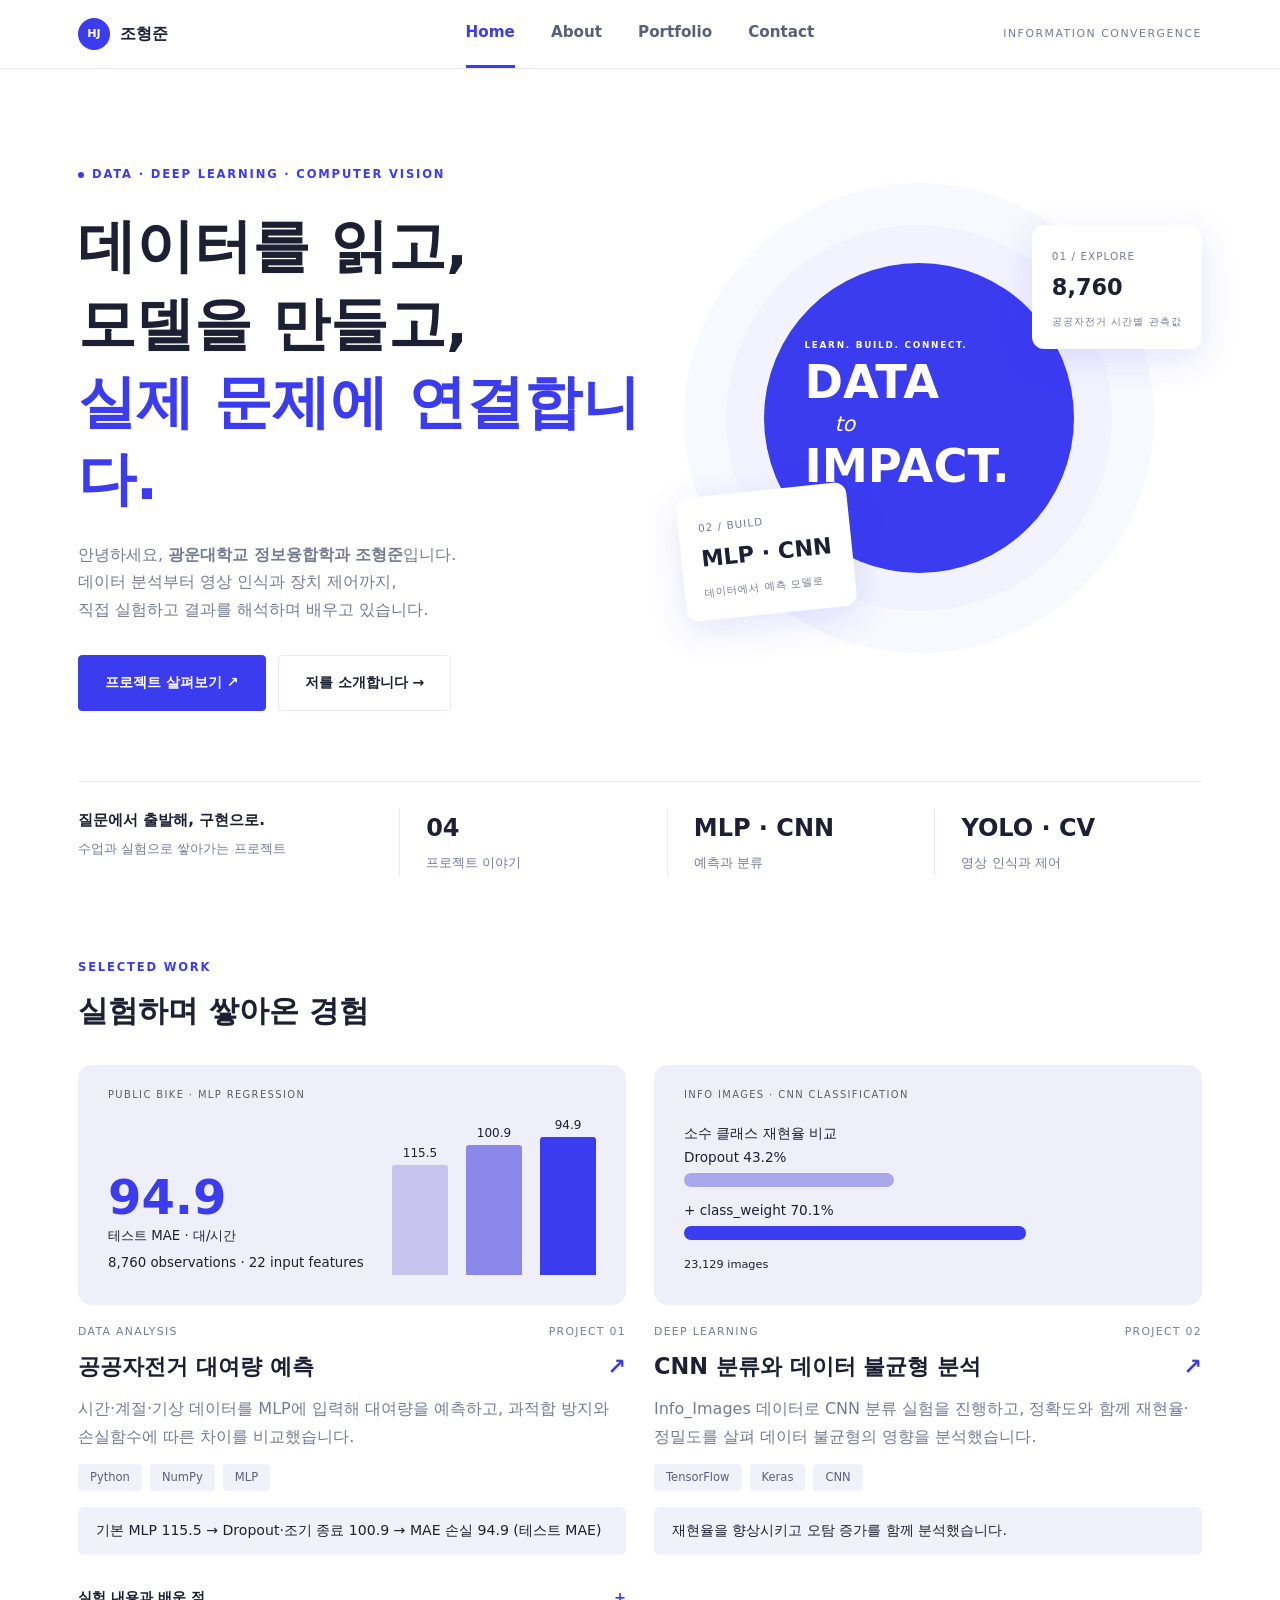
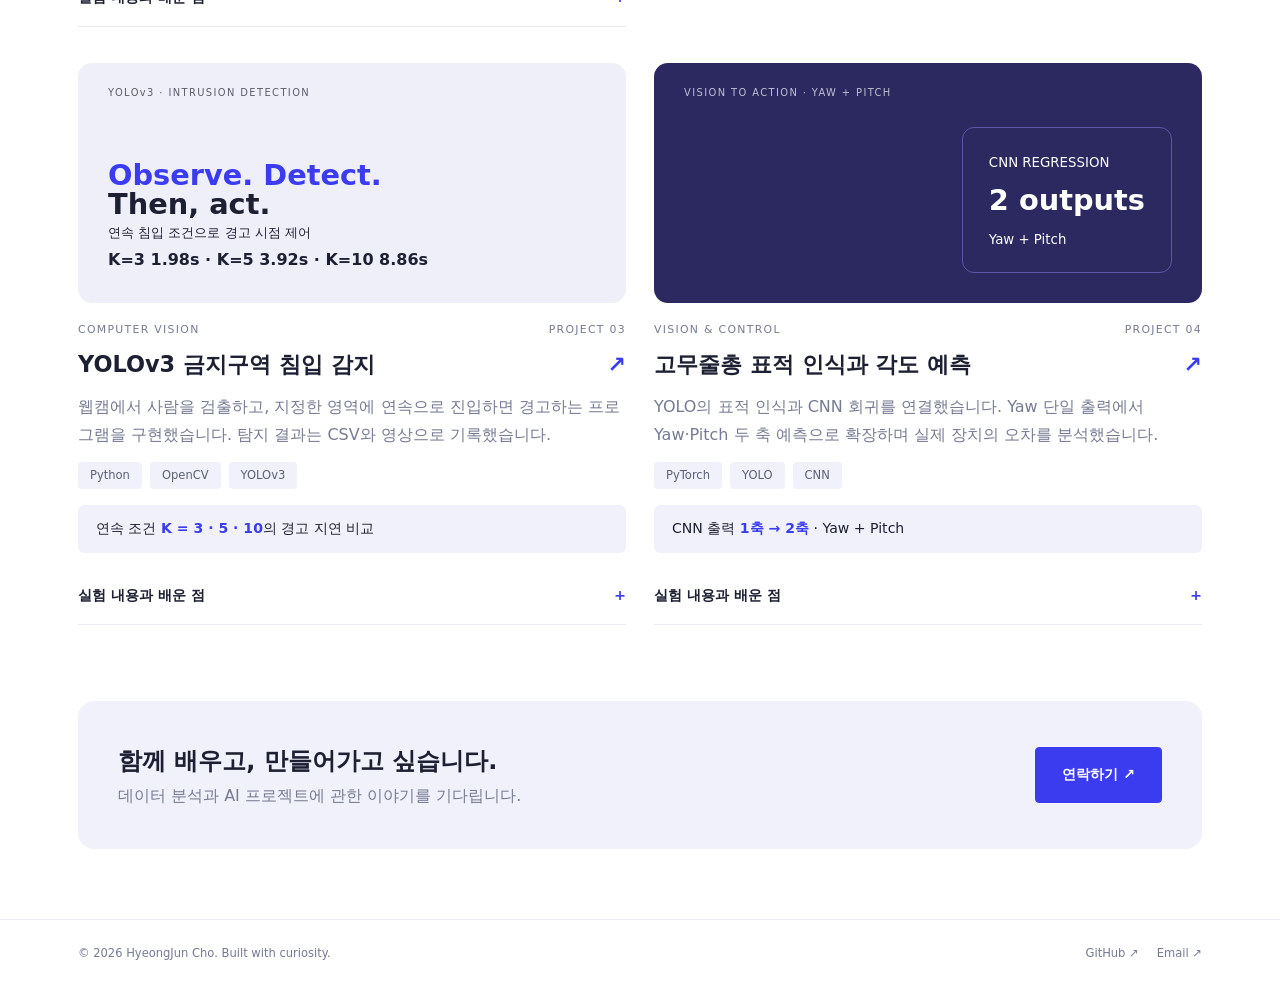
<file: index.html>
<!DOCTYPE html>
<html lang="ko">
<head>
<meta charset="UTF-8" />
<meta name="viewport" content="width=device-width, initial-scale=1.0"/>
<title>Home | 조형준</title>
<link rel="stylesheet" href="style.css">
</head>
<body>
<nav><div class="wrap">
<a class="brand" href="index.html"><b>HJ</b>조형준</a>
<div class="links">
<a href="index.html">Home</a>
<a href="about.html">About</a>
<a href="portfolio.html">Portfolio</a>
<a href="contact.html">Contact</a>
</div>
<span class="tagr">INFORMATION CONVERGENCE</span>
</div></nav>
<main class="wrap">
<section class="hero">
<div><span class="eyebrow dot">Data · Deep Learning · Computer Vision</span>
<h1>데이터를 읽고,<br>모델을 만들고,<br><em>실제 문제에 연결합니다.</em></h1>
<p>안녕하세요, <b>광운대학교 정보융합학과 조형준</b>입니다.<br>데이터 분석부터 영상 인식과 장치 제어까지,<br>직접 실험하고 결과를 해석하며 배우고 있습니다.</p>
<div class="btns"><a class="btn fill" href="portfolio.html">프로젝트 살펴보기 ↗</a><a class="btn" href="about.html">저를 소개합니다 →</a></div></div>
<div class="art"><div class="disc"><small>LEARN. BUILD. CONNECT.</small><span>DATA</span><i>to</i><span>IMPACT.</span></div>
<div class="float f1"><small>01 / EXPLORE</small><b>8,760</b><small>공공자전거 시간별 관측값</small></div>
<div class="float f2"><small>02 / BUILD</small><b>MLP · CNN</b><small>데이터에서 예측 모델로</small></div></div>
</section>
<div class="strip"><div><b style="font-size:.95rem">질문에서 출발해, 구현으로.</b><small>수업과 실험으로 쌓아가는 프로젝트</small></div><div><b>04</b><small>프로젝트 이야기</small></div><div><b>MLP · CNN</b><small>예측과 분류</small></div><div><b>YOLO · CV</b><small>영상 인식과 제어</small></div></div>
<section class="sec"><div class="eyebrow">Selected Work</div><h2>실험하며 쌓아온 경험</h2>
<div class="cards"><article class="card reveal" data-cat="data">
<div class="thumb"><span class="lab">PUBLIC BIKE · MLP REGRESSION</span><div><div class="big">94.9</div><small>테스트 MAE · 대/시간</small><br><small>8,760 observations · 22 input features</small></div><div style="display:flex;gap:18px;align-items:flex-end;margin-left:auto"><div class="col" style="height:110px"><em>115.5</em></div><div class="col" style="height:130px;background:#8a88e8"><em>100.9</em></div><div class="col" style="height:138px;background:var(--ac)"><em>94.9</em></div></div></div>
<div class="meta"><span>DATA ANALYSIS</span><span>PROJECT 01</span></div>
<h3>공공자전거 대여량 예측<span>↗</span></h3><p>시간·계절·기상 데이터를 MLP에 입력해 대여량을 예측하고, 과적합 방지와 손실함수에 따른 차이를 비교했습니다.</p><div class="chips"><span>Python</span><span>NumPy</span><span>MLP</span></div><div class="note">기본 MLP 115.5 → Dropout·조기 종료 100.9 → MAE 손실 94.9 (테스트 MAE)</div><details><summary>실험 내용과 배운 점</summary><ul><li>학습 데이터 기준 표준화, 원-핫 인코딩</li><li>MSE · MAE · Huber 비교 후 MAE 손실 선택</li><li>고수요 구간에서 과소예측 경향 확인</li></ul></details>
</article><article class="card reveal" data-cat="data">
<div class="thumb"><span class="lab">INFO IMAGES · CNN CLASSIFICATION</span><div style="width:100%;font-size:.85rem">소수 클래스 재현율 비교<br>Dropout 43.2%<div class="hbar" style="width:43%"></div>+ class_weight 70.1%<div class="hbar" style="width:70%;background:var(--ac)"></div><small>23,129 images</small></div></div>
<div class="meta"><span>DEEP LEARNING</span><span>PROJECT 02</span></div>
<h3>CNN 분류와 데이터 불균형 분석<span>↗</span></h3><p>Info_Images 데이터로 CNN 분류 실험을 진행하고, 정확도와 함께 재현율·정밀도를 살펴 데이터 불균형의 영향을 분석했습니다.</p><div class="chips"><span>TensorFlow</span><span>Keras</span><span>CNN</span></div><div class="note">재현율을 향상시키고 오탐 증가를 함께 분석했습니다.</div>
</article><article class="card reveal" data-cat="vision">
<div class="thumb"><span class="lab">YOLOv3 · INTRUSION DETECTION</span><div><div class="big" style="font-size:1.8rem">Observe. Detect.<br><span style="color:var(--ink)">Then, act.</span></div><small>연속 침입 조건으로 경고 시점 제어</small><br><b>K=3 1.98s · K=5 3.92s · K=10 8.86s</b></div></div>
<div class="meta"><span>COMPUTER VISION</span><span>PROJECT 03</span></div>
<h3>YOLOv3 금지구역 침입 감지<span>↗</span></h3><p>웹캠에서 사람을 검출하고, 지정한 영역에 연속으로 진입하면 경고하는 프로그램을 구현했습니다. 탐지 결과는 CSV와 영상으로 기록했습니다.</p><div class="chips"><span>Python</span><span>OpenCV</span><span>YOLOv3</span></div><div class="note">연속 조건 <b>K = 3 · 5 · 10</b>의 경고 지연 비교</div><details><summary>실험 내용과 배운 점</summary><ul><li>실제 추론 속도 약 1 FPS, 경고 반응 속도의 한계 확인</li><li>K가 클수록 짧은 오검출을 거르지만 경고는 늦어짐</li><li>촬영 1회로 현장 성능을 일반화할 수 없음</li></ul></details>
</article><article class="card reveal" data-cat="vision">
<div class="thumb dark"><span class="lab">VISION TO ACTION · YAW + PITCH</span><div style="margin-left:auto;border:1px solid #5b57a8;border-radius:12px;padding:20px 26px"><small>CNN REGRESSION</small><div style="font-size:1.8rem;font-weight:800">2 outputs</div><small>Yaw + Pitch</small></div></div>
<div class="meta"><span>VISION & CONTROL</span><span>PROJECT 04</span></div>
<h3>고무줄총 표적 인식과 각도 예측<span>↗</span></h3><p>YOLO의 표적 인식과 CNN 회귀를 연결했습니다. Yaw 단일 출력에서 Yaw·Pitch 두 축 예측으로 확장하며 실제 장치의 오차를 분석했습니다.</p><div class="chips"><span>PyTorch</span><span>YOLO</span><span>CNN</span></div><div class="note">CNN 출력 <b>1축 → 2축</b> · Yaw + Pitch</div><details><summary>실험 내용과 배운 점</summary><ul><li>최종 장치 명중률 50%는 실험자 보고값이며 총 시도 수는 기록되지 않음</li></ul></details>
</article></div></section>
<div class="cta"><div><h3>함께 배우고, 만들어가고 싶습니다.</h3><p>데이터 분석과 AI 프로젝트에 관한 이야기를 기다립니다.</p></div><a class="btn fill" href="contact.html">연락하기 ↗</a></div>
</main>
<footer><div class="wrap"><span>&copy; <span id="year"></span> HyeongJun Cho. Built with curiosity.</span><span><a href="https://github.com/Benjamin-jun" target="_blank" rel="noopener">GitHub ↗</a><a href="mailto:qkqh0430@gmail.com">Email ↗</a></span></div></footer>
<script src="script.js"></script>
</body>
</html>
</file>
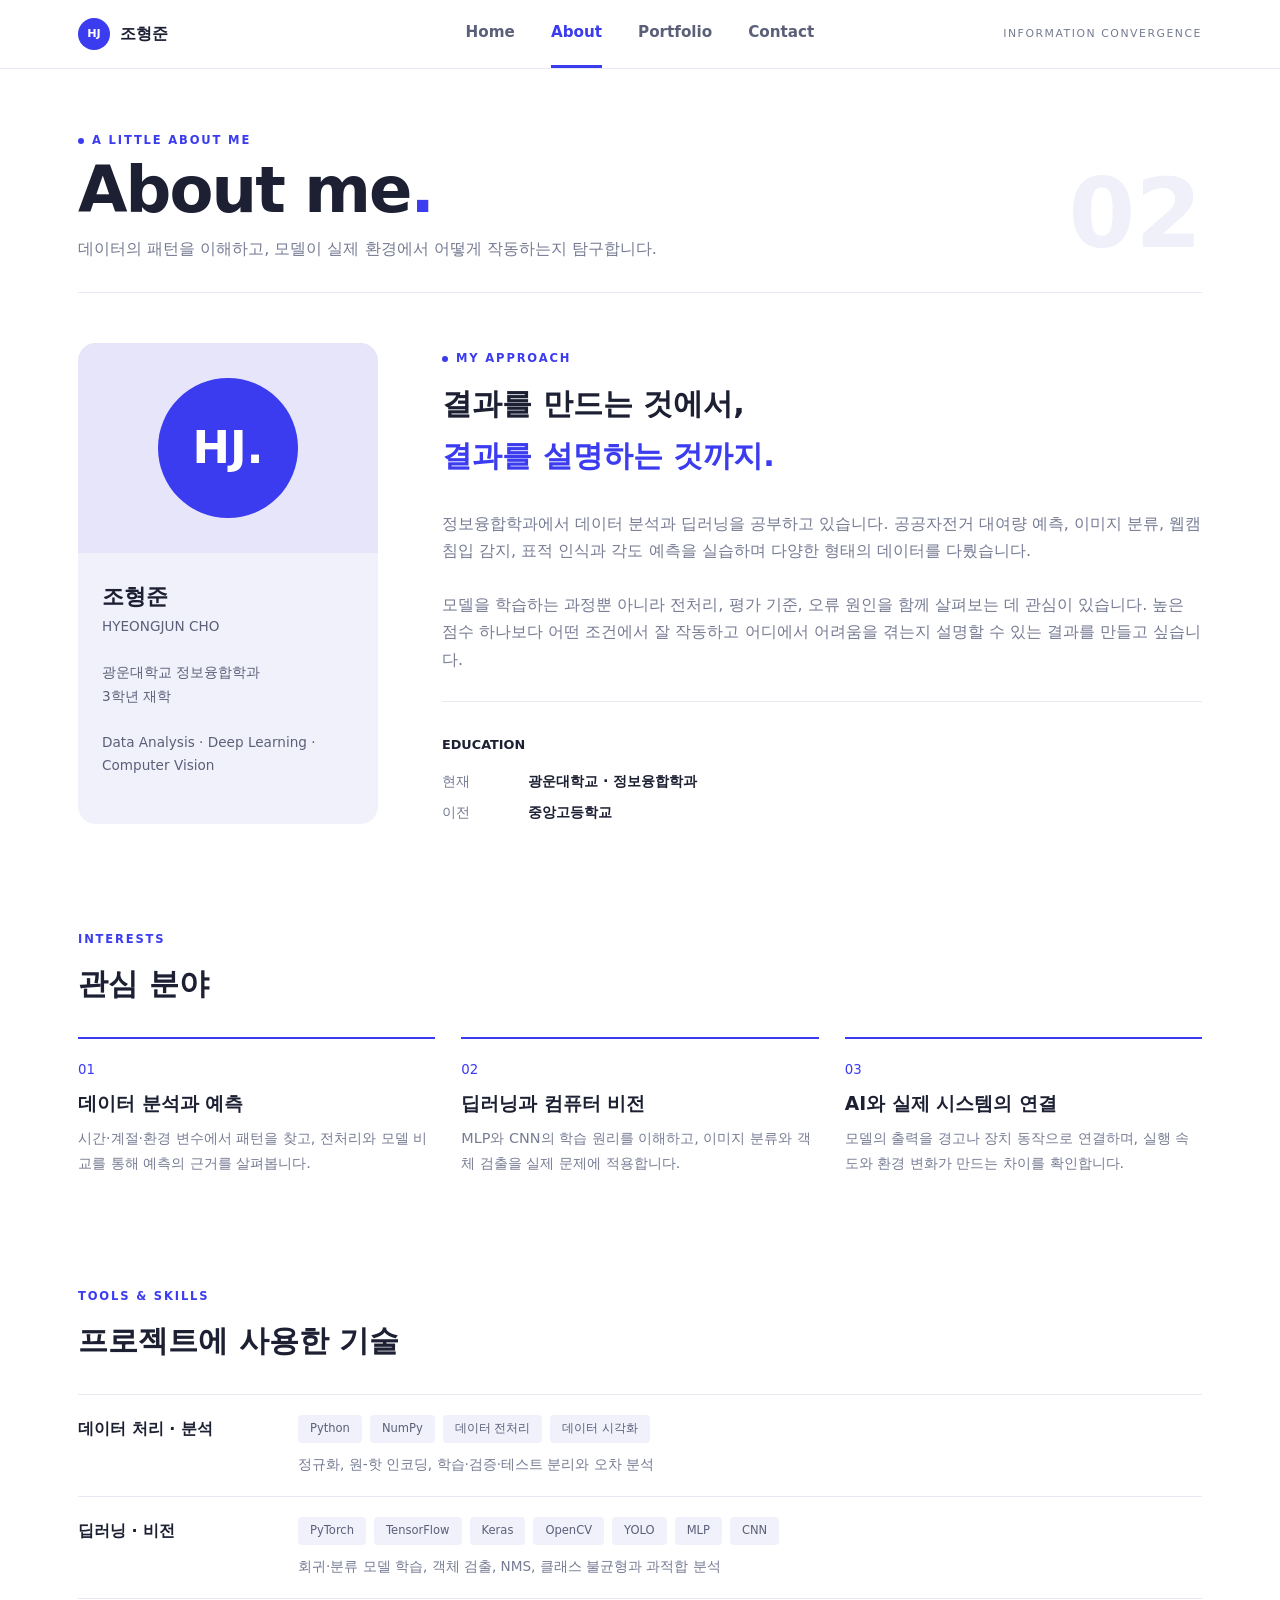
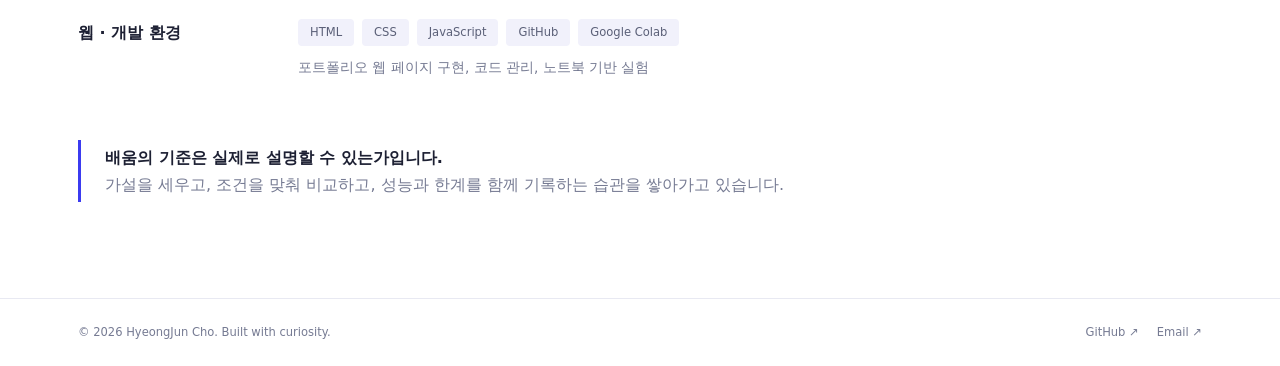
<file: about.html>
<!DOCTYPE html>
<html lang="ko">
<head>
<meta charset="UTF-8" />
<meta name="viewport" content="width=device-width, initial-scale=1.0"/>
<title>About | 조형준</title>
<link rel="stylesheet" href="style.css">
</head>
<body>
<nav><div class="wrap">
<a class="brand" href="index.html"><b>HJ</b>조형준</a>
<div class="links">
<a href="index.html">Home</a>
<a href="about.html">About</a>
<a href="portfolio.html">Portfolio</a>
<a href="contact.html">Contact</a>
</div>
<span class="tagr">INFORMATION CONVERGENCE</span>
</div></nav>
<main class="wrap">
<div class="pagehead"><div><span class="eyebrow dot">A little about me</span><h1>About me</h1><p>데이터의 패턴을 이해하고, 모델이 실제 환경에서 어떻게 작동하는지 탐구합니다.</p></div><div class="ghost">02</div></div>
<section class="about reveal">
<aside class="profile"><div class="top"><b>HJ.</b></div><div class="bd"><h3>조형준</h3>HYEONGJUN CHO<br><br>광운대학교 정보융합학과<br>3학년 재학<br><br>Data Analysis · Deep Learning · Computer Vision</div></aside>
<div><span class="eyebrow dot">My approach</span><h2>결과를 만드는 것에서,<br><span style="color:var(--ac)">결과를 설명하는 것까지.</span></h2>
<p style="color:var(--mute)">정보융합학과에서 데이터 분석과 딥러닝을 공부하고 있습니다. 공공자전거 대여량 예측, 이미지 분류, 웹캠 침입 감지, 표적 인식과 각도 예측을 실습하며 다양한 형태의 데이터를 다뤘습니다.</p><br>
<p style="color:var(--mute)">모델을 학습하는 과정뿐 아니라 전처리, 평가 기준, 오류 원인을 함께 살펴보는 데 관심이 있습니다. 높은 점수 하나보다 어떤 조건에서 잘 작동하고 어디에서 어려움을 겪는지 설명할 수 있는 결과를 만들고 싶습니다.</p>
<hr style="border:0;border-top:1px solid var(--line);margin:28px 0"><b style="font-size:.8rem">EDUCATION</b>
<div class="edu"><span>현재</span><b>광운대학교 · 정보융합학과</b><span>이전</span><b>중앙고등학교</b></div></div>
</section>
<section class="sec reveal"><div class="eyebrow">Interests</div><h2>관심 분야</h2>
<div class="trio"><div><small>01</small><h3>데이터 분석과 예측</h3><p>시간·계절·환경 변수에서 패턴을 찾고, 전처리와 모델 비교를 통해 예측의 근거를 살펴봅니다.</p></div>
<div><small>02</small><h3>딥러닝과 컴퓨터 비전</h3><p>MLP와 CNN의 학습 원리를 이해하고, 이미지 분류와 객체 검출을 실제 문제에 적용합니다.</p></div>
<div><small>03</small><h3>AI와 실제 시스템의 연결</h3><p>모델의 출력을 경고나 장치 동작으로 연결하며, 실행 속도와 환경 변화가 만드는 차이를 확인합니다.</p></div></div></section>
<section class="sec reveal"><div class="eyebrow">Tools &amp; Skills</div><h2>프로젝트에 사용한 기술</h2>
<div class="row"><b>데이터 처리 · 분석</b><div><div class="chips"><span>Python</span><span>NumPy</span><span>데이터 전처리</span><span>데이터 시각화</span></div><p>정규화, 원-핫 인코딩, 학습·검증·테스트 분리와 오차 분석</p></div></div>
<div class="row"><b>딥러닝 · 비전</b><div><div class="chips"><span>PyTorch</span><span>TensorFlow</span><span>Keras</span><span>OpenCV</span><span>YOLO</span><span>MLP</span><span>CNN</span></div><p>회귀·분류 모델 학습, 객체 검출, NMS, 클래스 불균형과 과적합 분석</p></div></div>
<div class="row"><b>웹 · 개발 환경</b><div><div class="chips"><span>HTML</span><span>CSS</span><span>JavaScript</span><span>GitHub</span><span>Google Colab</span></div><p>포트폴리오 웹 페이지 구현, 코드 관리, 노트북 기반 실험</p></div></div>
<div class="quote"><b>배움의 기준은 실제로 설명할 수 있는가입니다.</b><p style="color:var(--mute)">가설을 세우고, 조건을 맞춰 비교하고, 성능과 한계를 함께 기록하는 습관을 쌓아가고 있습니다.</p></div></section>
</main>
<footer><div class="wrap"><span>&copy; <span id="year"></span> HyeongJun Cho. Built with curiosity.</span><span><a href="https://github.com/Benjamin-jun" target="_blank" rel="noopener">GitHub ↗</a><a href="mailto:qkqh0430@gmail.com">Email ↗</a></span></div></footer>
<script src="script.js"></script>
</body>
</html>
</file>
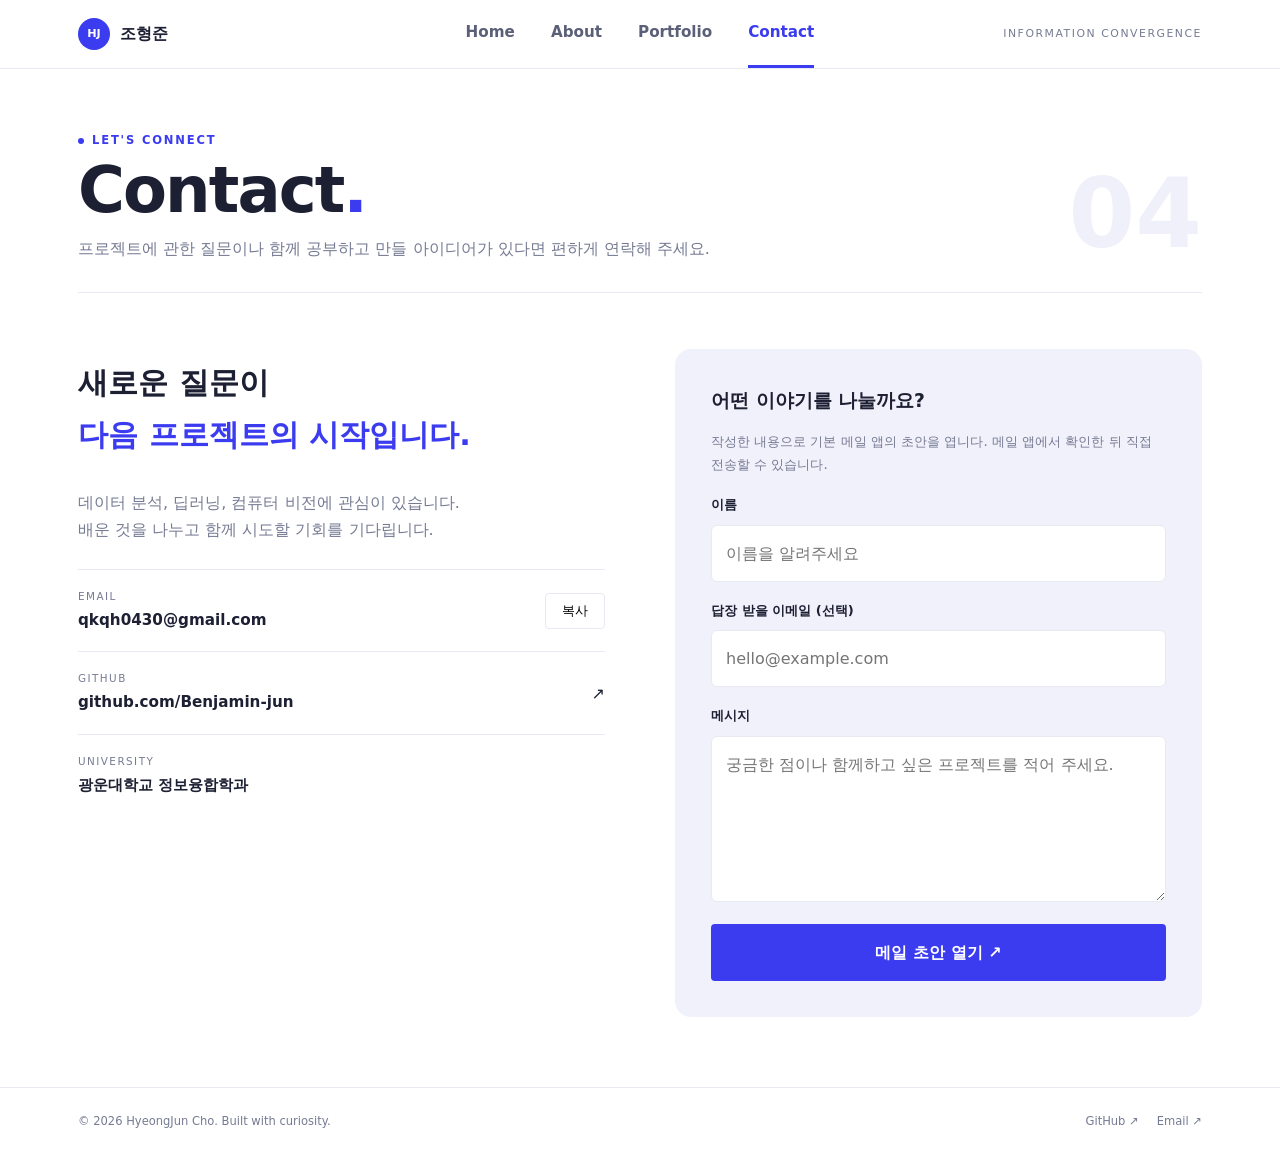
<file: contact.html>
<!DOCTYPE html>
<html lang="ko">
<head>
<meta charset="UTF-8" />
<meta name="viewport" content="width=device-width, initial-scale=1.0"/>
<title>Contact | 조형준</title>
<link rel="stylesheet" href="style.css">
</head>
<body>
<nav><div class="wrap">
<a class="brand" href="index.html"><b>HJ</b>조형준</a>
<div class="links">
<a href="index.html">Home</a>
<a href="about.html">About</a>
<a href="portfolio.html">Portfolio</a>
<a href="contact.html">Contact</a>
</div>
<span class="tagr">INFORMATION CONVERGENCE</span>
</div></nav>
<main class="wrap">
<div class="pagehead"><div><span class="eyebrow dot">Let's connect</span><h1>Contact</h1><p>프로젝트에 관한 질문이나 함께 공부하고 만들 아이디어가 있다면 편하게 연락해 주세요.</p></div><div class="ghost">04</div></div>
<section class="contact">
<div><h2>새로운 질문이<br><span style="color:var(--ac)">다음 프로젝트의 시작입니다.</span></h2><p style="color:var(--mute);margin-bottom:26px">데이터 분석, 딥러닝, 컴퓨터 비전에 관심이 있습니다.<br>배운 것을 나누고 함께 시도할 기회를 기다립니다.</p>
<div class="info"><div><span><small>EMAIL</small><b>qkqh0430@gmail.com</b></span><button id="copy" type="button">복사</button></div>
<div><span><small>GITHUB</small><b>github.com/Benjamin-jun</b></span><a href="https://github.com/Benjamin-jun" target="_blank" rel="noopener">↗</a></div>
<div><span><small>UNIVERSITY</small><b>광운대학교 정보융합학과</b></span></div></div></div>
<form id="mail"><h3>어떤 이야기를 나눌까요?</h3><small>작성한 내용으로 기본 메일 앱의 초안을 엽니다. 메일 앱에서 확인한 뒤 직접 전송할 수 있습니다.</small>
<label>이름</label><input required placeholder="이름을 알려주세요">
<label>답장 받을 이메일 (선택)</label><input type="email" placeholder="hello@example.com">
<label>메시지</label><textarea rows="5" required placeholder="궁금한 점이나 함께하고 싶은 프로젝트를 적어 주세요."></textarea>
<button type="submit">메일 초안 열기 ↗</button></form>
</section></main>
<footer><div class="wrap"><span>&copy; <span id="year"></span> HyeongJun Cho. Built with curiosity.</span><span><a href="https://github.com/Benjamin-jun" target="_blank" rel="noopener">GitHub ↗</a><a href="mailto:qkqh0430@gmail.com">Email ↗</a></span></div></footer>
<script src="script.js"></script>
</body>
</html>
</file>
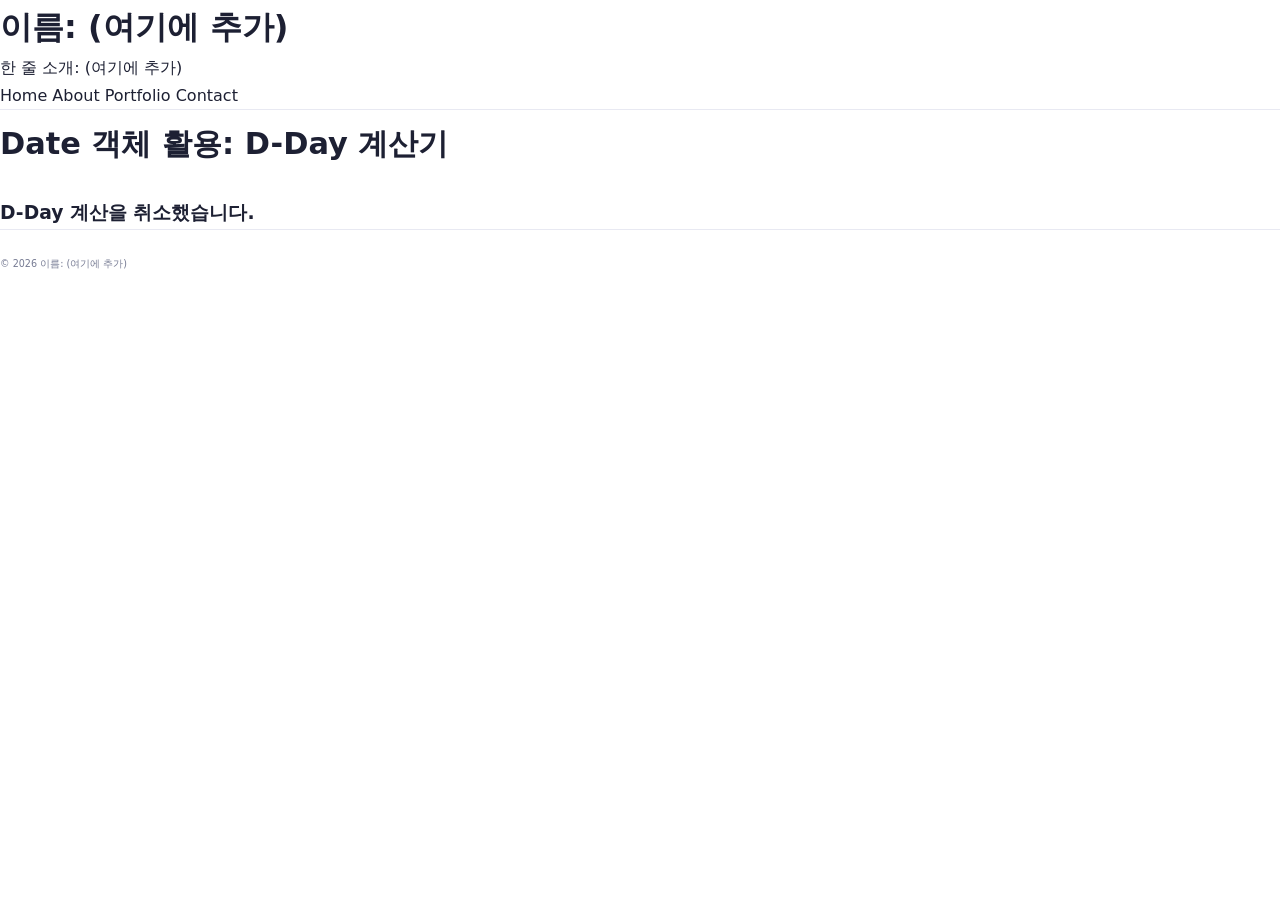
<file: dday_sample.html>
<!DOCTYPE html>
<html lang="ko">
<head>
  <meta charset="UTF-8" />
  <meta name="viewport" content="width=device-width, initial-scale=1.0"/>
  <title>D-Day 계산기 - 인터넷활용 실습</title>
  <link rel="stylesheet" href="style.css">
</head>
<body>
<header>
  <h1>이름: (여기에 추가)</h1>
  <p class="subtitle">한 줄 소개: (여기에 추가)</p>
</header>
<nav>
  <a href="index.html">Home</a>
  <a href="about.html">About</a>
  <a href="portfolio.html">Portfolio</a>
  <a href="contact.html">Contact</a>
</nav>
<main class="container">
<section>
  <h2>Date 객체 활용: D-Day 계산기</h2>
  
  <script>
    // 1. 오늘 날짜 객체 생성
    let now = new Date(); 

    // 2. prompt()로 사용자에게 연, 월, 일 입력받기
    let year = prompt("목표 연도를 입력하세요 (예: 2025)", "2025");
    let month = prompt("목표 월을 입력하세요 (1~12)", "12");
    let day = prompt("목표 일을 입력하세요 (1~31)", "25");

    // 사용자가 '취소'를 누르거나 값을 입력하지 않은 경우
    if (!year || !month || !day) {
      document.write("<h3>D-Day 계산을 취소했습니다.</h3>");
    } else {
      // 3. 입력받은 값으로 목표 날짜 객체 생성
      // Date 객체의 월은 0부터 시작(0=1월)하므로 입력값에서 1을 빼줍니다. 
      let targetDate = new Date(year, month - 1, day); 

      // 4. 날짜 차이 계산 (밀리초 단위)
      // getTime() : 1970년 1월 1일부터 경과된 밀리초 반환 
      let diffMs = targetDate.getTime() - now.getTime();

      // 5. 밀리초(ms)를 일(day) 단위로 변환
      // Math.ceil()은 소수점 올림 (D-Day는 보통 당일을 포함하므로)
      let diffDay = Math.ceil(diffMs / (1000 * 60 * 60 * 24));

      // 6. document.write()로 결과 출력
      document.write("<h3>목표 날짜: " + targetDate.toLocaleString() + "</h3>"); 

      if (diffDay === 0) {
        document.write("<h3> D-Day 입니다!</h3>");
      } else if (diffDay > 0) {
        document.write("<h3> D-" + diffDay + "일 남았습니다.</h3>");
      } else {
        document.write("<h3> D+" + Math.abs(diffDay) + "일 지났습니다.</h3>"); 
      }

      document.write("<hr>");
      document.write("<p>오늘 날짜: " + now.toLocaleString() + "</p>");
      document.write("<p><i>새로고침(F5)을 눌러 다시 계산할 수 있습니다.</i></p>");
    }
  </script>

</section>
</main>
<footer>
  <small>&copy; <span id="year"></span> 이름: (여기에 추가)</small>
</footer>
<script src="script.js"></script>
</body>
</html>
</file>
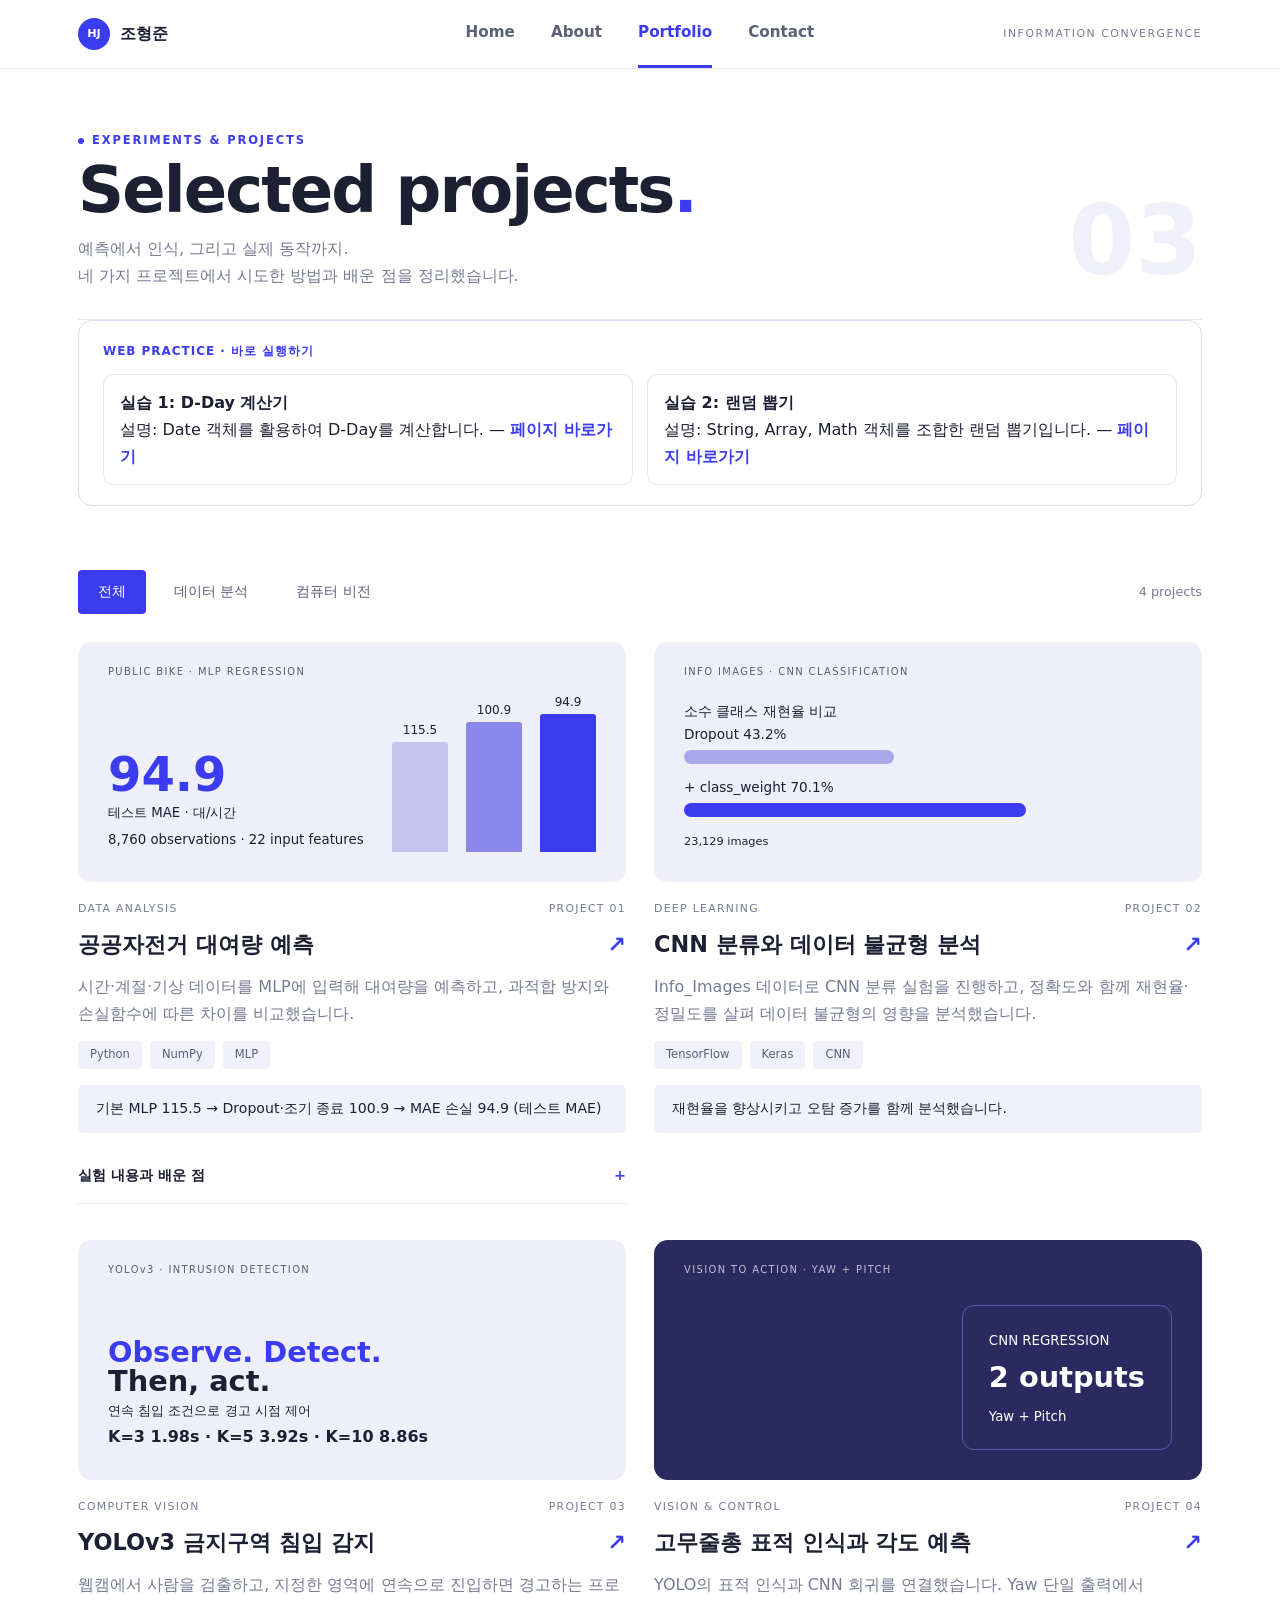
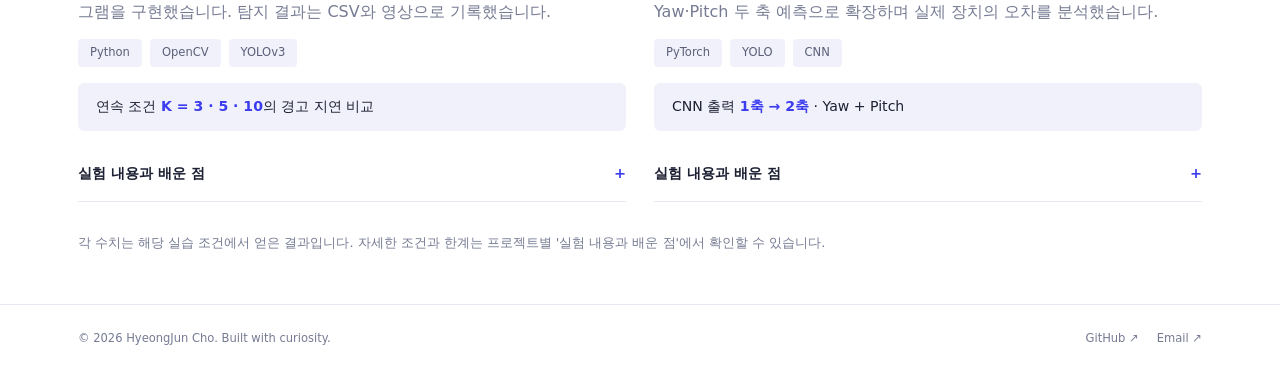
<file: portfolio.html>
<!DOCTYPE html>
<html lang="ko">
<head>
<meta charset="UTF-8" />
<meta name="viewport" content="width=device-width, initial-scale=1.0"/>
<title>Portfolio | 조형준</title>
<link rel="stylesheet" href="style.css">
</head>
<body>
<nav><div class="wrap">
<a class="brand" href="index.html"><b>HJ</b>조형준</a>
<div class="links">
<a href="index.html">Home</a>
<a href="about.html">About</a>
<a href="portfolio.html">Portfolio</a>
<a href="contact.html">Contact</a>
</div>
<span class="tagr">INFORMATION CONVERGENCE</span>
</div></nav>
<main class="wrap">
<div class="pagehead"><div><span class="eyebrow dot">Experiments &amp; Projects</span><h1>Selected projects</h1><p>예측에서 인식, 그리고 실제 동작까지.<br>네 가지 프로젝트에서 시도한 방법과 배운 점을 정리했습니다.</p></div><div class="ghost">03</div></div>

<!-- 인터넷활용 실습 바로가기 영역 -->
<section style="margin-bottom:36px;padding:20px 24px;border:1px solid rgba(138,136,232,0.3);border-radius:14px">
  <div style="font-size:.75rem;font-weight:700;letter-spacing:.08em;color:var(--ac);margin-bottom:12px">WEB PRACTICE · 바로 실행하기</div>
  <ul style="list-style:none;padding:0;margin:0;display:grid;grid-template-columns:repeat(auto-fit, minmax(260px, 1fr));gap:14px">
    <li style="padding:14px 16px;border-radius:10px;border:1px solid rgba(128,128,128,0.18)">
      <strong>실습 1: D-Day 계산기</strong><br>
      설명: Date 객체를 활용하여 D-Day를 계산합니다.
      — <a href="dday_sample.html" style="color:var(--ac);font-weight:600">페이지 바로가기</a>
    </li>
    <li style="padding:14px 16px;border-radius:10px;border:1px solid rgba(128,128,128,0.18)">
      <strong>실습 2: 랜덤 뽑기</strong><br>
      설명: String, Array, Math 객체를 조합한 랜덤 뽑기입니다.
      — <a href="random_sample.html" style="color:var(--ac);font-weight:600">페이지 바로가기</a>
    </li>
  </ul>
</section>

<div class="filters"><button class="on" data-f="all">전체</button><button data-f="data">데이터 분석</button><button data-f="vision">컴퓨터 비전</button><span id="count" style="margin-left:auto;font-size:.8rem;color:var(--mute);align-self:center">4 projects</span></div>
<div class="cards" style="padding-bottom:30px"><article class="card reveal" data-cat="data">
<div class="thumb"><span class="lab">PUBLIC BIKE · MLP REGRESSION</span><div><div class="big">94.9</div><small>테스트 MAE · 대/시간</small><br><small>8,760 observations · 22 input features</small></div><div style="display:flex;gap:18px;align-items:flex-end;margin-left:auto"><div class="col" style="height:110px"><em>115.5</em></div><div class="col" style="height:130px;background:#8a88e8"><em>100.9</em></div><div class="col" style="height:138px;background:var(--ac)"><em>94.9</em></div></div></div>
<div class="meta"><span>DATA ANALYSIS</span><span>PROJECT 01</span></div>
<h3>공공자전거 대여량 예측<span>↗</span></h3><p>시간·계절·기상 데이터를 MLP에 입력해 대여량을 예측하고, 과적합 방지와 손실함수에 따른 차이를 비교했습니다.</p><div class="chips"><span>Python</span><span>NumPy</span><span>MLP</span></div><div class="note">기본 MLP 115.5 → Dropout·조기 종료 100.9 → MAE 손실 94.9 (테스트 MAE)</div><details><summary>실험 내용과 배운 점</summary><ul><li>학습 데이터 기준 표준화, 원-핫 인코딩</li><li>MSE · MAE · Huber 비교 후 MAE 손실 선택</li><li>고수요 구간에서 과소예측 경향 확인</li></ul></details>
</article><article class="card reveal" data-cat="data">
<div class="thumb"><span class="lab">INFO IMAGES · CNN CLASSIFICATION</span><div style="width:100%;font-size:.85rem">소수 클래스 재현율 비교<br>Dropout 43.2%<div class="hbar" style="width:43%"></div>+ class_weight 70.1%<div class="hbar" style="width:70%;background:var(--ac)"></div><small>23,129 images</small></div></div>
<div class="meta"><span>DEEP LEARNING</span><span>PROJECT 02</span></div>
<h3>CNN 분류와 데이터 불균형 분석<span>↗</span></h3><p>Info_Images 데이터로 CNN 분류 실험을 진행하고, 정확도와 함께 재현율·정밀도를 살펴 데이터 불균형의 영향을 분석했습니다.</p><div class="chips"><span>TensorFlow</span><span>Keras</span><span>CNN</span></div><div class="note">재현율을 향상시키고 오탐 증가를 함께 분석했습니다.</div>
</article><article class="card reveal" data-cat="vision">
<div class="thumb"><span class="lab">YOLOv3 · INTRUSION DETECTION</span><div><div class="big" style="font-size:1.8rem">Observe. Detect.<br><span style="color:var(--ink)">Then, act.</span></div><small>연속 침입 조건으로 경고 시점 제어</small><br><b>K=3 1.98s · K=5 3.92s · K=10 8.86s</b></div></div>
<div class="meta"><span>COMPUTER VISION</span><span>PROJECT 03</span></div>
<h3>YOLOv3 금지구역 침입 감지<span>↗</span></h3><p>웹캠에서 사람을 검출하고, 지정한 영역에 연속으로 진입하면 경고하는 프로그램을 구현했습니다. 탐지 결과는 CSV와 영상으로 기록했습니다.</p><div class="chips"><span>Python</span><span>OpenCV</span><span>YOLOv3</span></div><div class="note">연속 조건 <b>K = 3 · 5 · 10</b>의 경고 지연 비교</div><details><summary>실험 내용과 배운 점</summary><ul><li>실제 추론 속도 약 1 FPS, 경고 반응 속도의 한계 확인</li><li>K가 클수록 짧은 오검출을 거르지만 경고는 늦어짐</li><li>촬영 1회로 현장 성능을 일반화할 수 없음</li></ul></details>
</article><article class="card reveal" data-cat="vision">
<div class="thumb dark"><span class="lab">VISION TO ACTION · YAW + PITCH</span><div style="margin-left:auto;border:1px solid #5b57a8;border-radius:12px;padding:20px 26px"><small>CNN REGRESSION</small><div style="font-size:1.8rem;font-weight:800">2 outputs</div><small>Yaw + Pitch</small></div></div>
<div class="meta"><span>VISION & CONTROL</span><span>PROJECT 04</span></div>
<h3>고무줄총 표적 인식과 각도 예측<span>↗</span></h3><p>YOLO의 표적 인식과 CNN 회귀를 연결했습니다. Yaw 단일 출력에서 Yaw·Pitch 두 축 예측으로 확장하며 실제 장치의 오차를 분석했습니다.</p><div class="chips"><span>PyTorch</span><span>YOLO</span><span>CNN</span></div><div class="note">CNN 출력 <b>1축 → 2축</b> · Yaw + Pitch</div><details><summary>실험 내용과 배운 점</summary><ul><li>최종 장치 명중률 50%는 실험자 보고값이며 총 시도 수는 기록되지 않음</li></ul></details>
</article></div>
<p style="font-size:.8rem;color:var(--mute);padding-bottom:50px">각 수치는 해당 실습 조건에서 얻은 결과입니다. 자세한 조건과 한계는 프로젝트별 '실험 내용과 배운 점'에서 확인할 수 있습니다.</p>
</main>
<footer><div class="wrap"><span>&copy; <span id="year"></span> HyeongJun Cho. Built with curiosity.</span><span><a href="https://github.com/Benjamin-jun" target="_blank" rel="noopener">GitHub ↗</a><a href="mailto:qkqh0430@gmail.com">Email ↗</a></span></div></footer>
<script src="script.js"></script>

</body>
</html>
</file>
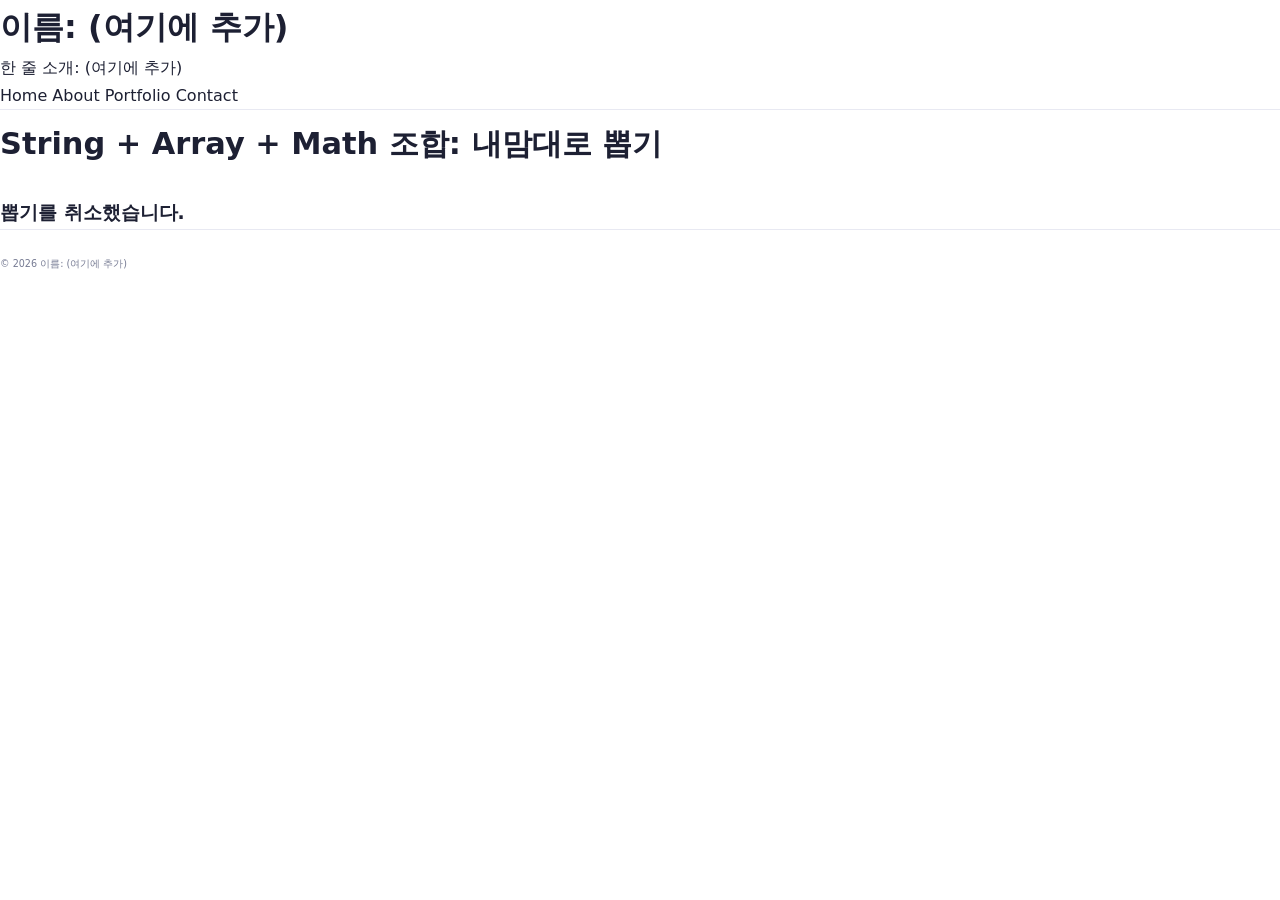
<file: random_sample.html>
<!DOCTYPE html>
<html lang="ko">
<head>
  <meta charset="UTF-8" />
  <meta name="viewport" content="width=device-width, initial-scale=1.0"/>
  <title>내맘대로 랜덤 뽑기 - 인터넷활용 실습</title>
  <link rel="stylesheet" href="style.css">
</head>
<body>
<header>
  <h1>이름: (여기에 추가)</h1>
  <p class="subtitle">한 줄 소개: (여기에 추가)</p>
</header>
<nav>
  <a href="index.html">Home</a>
  <a href="about.html">About</a>
  <a href="portfolio.html">Portfolio</a>
  <a href="contact.html">Contact</a>
</nav>
<main class="container">
<section>
  <h2>String + Array + Math 조합: 내맘대로 뽑기</h2>
  
  <script>
    // 1. String: prompt()로 사용자에게 '문자열' 입력받기
    let defaultList = "제육볶음,돈까스,순대국,김치찌개,햄버거,초밥,파스타,샐러드,떡볶이,마라탕,사과,바나나,딸기,수박";
    let inputString = prompt("항목을 콤마(,)로 구분하여 입력하세요", defaultList);

    // 사용자가 '취소'를 누른 경우
    if (!inputString) {
      document.write("<h3>뽑기를 취소했습니다.</h3>");
    } else {
      
      // 2. Array: String.split(',') 메소드로 '문자열'을 '배열'로 변환
      let items = inputString.split(','); 

      // 3. Math: Math.random()과 Math.floor()로 랜덤 인덱스 뽑기
      let index = Math.floor(Math.random() * items.length); 

      // 4. 결과 출력
      document.write("<h3>입력한 항목 (총 " + items.length + "개):</h3>");
      document.write("<p>" + inputString + "</p>");
      document.write("<hr>");
      document.write("<h3> 당신의 선택은...</h3>");

      // .trim() : 공백 제거
      let choice = items[index].trim();

      document.write("<h1> " + choice + " !!!!</h1>");
      document.write("<p><i>새로고침(F5)을 눌러 다시 뽑을 수 있습니다.</i></p>");
    }
  </script>

</section>
</main>
<footer>
  <small>&copy; <span id="year"></span> 이름: (여기에 추가)</small>
</footer>
<script src="script.js"></script>
</body>
</html>
</file>
<file: style.css>
:root{--ac:#3b3bf0;--ink:#1d2033;--mute:#767b93;--line:#e8e9f2;--soft:#f1f1fb;--navy:#2c2860}
*{box-sizing:border-box;margin:0}
body{font-family:'Pretendard','Noto Sans KR',system-ui,sans-serif;color:var(--ink);background:#fff;line-height:1.7}
a{color:inherit;text-decoration:none}
.wrap{max-width:1180px;margin:0 auto;padding:0 28px}
nav{position:sticky;top:0;z-index:20;background:rgba(255,255,255,.94);backdrop-filter:blur(8px);border-bottom:1px solid var(--line)}
nav .wrap{display:grid;grid-template-columns:1fr auto 1fr;align-items:center;height:68px}
.brand{display:flex;align-items:center;gap:10px;font-weight:700}
.brand b{display:grid;place-items:center;width:32px;height:32px;border-radius:50%;background:var(--ac);color:#fff;font-size:.7rem}
.links{display:flex;gap:36px;height:68px}
.links a{display:flex;align-items:center;font-weight:600;font-size:.95rem;color:#5b6078;border-bottom:3px solid transparent}
.links a.active{color:var(--ac);border-color:var(--ac)}
.tagr{justify-self:end;font-size:.68rem;letter-spacing:.14em;color:var(--mute)}
.eyebrow{font-size:.72rem;letter-spacing:.16em;font-weight:700;color:var(--ac);text-transform:uppercase}
.eyebrow.dot::before{content:"";display:inline-block;width:6px;height:6px;border-radius:50%;background:var(--ac);margin-right:8px}
.hero{display:grid;grid-template-columns:1.1fr 1fr;gap:30px;align-items:center;padding:90px 0 70px}
.hero h1{font-size:clamp(2.4rem,5vw,3.6rem);line-height:1.35;margin:22px 0}
.hero h1 em{font-style:normal;color:var(--ac)}
.hero p{color:var(--mute)}
.btns{display:flex;gap:12px;margin-top:32px;flex-wrap:wrap}
.btn{padding:15px 26px;border-radius:4px;font-weight:700;font-size:.88rem;border:1px solid var(--line);transition:.2s}
.btn.fill{background:var(--ac);color:#fff;border-color:var(--ac)}
.btn:hover{transform:translateY(-2px)}
.art{position:relative;height:420px}
.art .disc{position:absolute;left:16%;top:9%;width:310px;height:310px;border-radius:50%;background:var(--ac);color:#fff;padding:78px 40px;font-weight:900;line-height:1;box-shadow:0 0 0 38px #f3f3ff,0 0 0 80px #f8f8ff}
.disc small{display:block;font-size:.55rem;letter-spacing:.2em;font-weight:600;margin-bottom:10px}
.disc span{font-size:2.9rem;display:block}.disc i{font-weight:400;font-size:1.3rem;margin:8px 0 8px 30px;display:block}
.float{position:absolute;background:#fff;border-radius:12px;padding:16px 20px;box-shadow:0 10px 36px rgba(59,59,240,.14);animation:fl 5s ease-in-out infinite}
.float small{font-size:.65rem;letter-spacing:.1em;color:var(--mute)}.float b{display:block;font-size:1.4rem}
.f1{right:0;top:0}.f2{left:0;bottom:30px;transform:rotate(-6deg);animation-delay:-2s}
@keyframes fl{50%{translate:0 -8px}}
.strip{display:grid;grid-template-columns:1.2fr 1fr 1fr 1fr;border-top:1px solid var(--line);padding:26px 0}
.strip div{padding-left:26px;border-left:1px solid var(--line)}.strip div:first-child{border:0;padding:0}
.strip b{font-size:1.5rem;display:block}.strip small{color:var(--mute)}
.pagehead{display:flex;justify-content:space-between;align-items:flex-end;padding:56px 0 30px;border-bottom:1px solid var(--line)}
.pagehead h1{font-size:clamp(2.6rem,6vw,4rem);font-weight:900;letter-spacing:-.03em;line-height:1.2}
.pagehead h1::after{content:".";color:var(--ac)}
.pagehead p{color:var(--mute);margin-top:6px}
.ghost{font-size:6rem;font-weight:900;color:#f0f0fb;line-height:1}
h2{font-size:1.9rem;margin:8px 0 28px}
.sec{padding:56px 0}
.cards{display:grid;grid-template-columns:1fr 1fr;gap:36px 28px}
.thumb{height:240px;border-radius:14px;background:#efeffa;padding:30px;position:relative;overflow:hidden;display:flex;gap:26px;align-items:flex-end}
.thumb.dark{background:#2c2860;color:#fff}
.thumb .lab{position:absolute;left:30px;top:22px;font-size:.62rem;letter-spacing:.14em;opacity:.7}
.big{font-size:3rem;font-weight:900;color:var(--ac);line-height:1}
.col{width:56px;background:#c6c4ee;border-radius:3px 3px 0 0;position:relative;transition:height 1s}
.col em{position:absolute;top:-22px;left:0;right:0;text-align:center;font-style:normal;font-size:.75rem}
.hbar{height:14px;border-radius:7px;background:#aaa8ea;margin:4px 0 12px}
.meta{display:flex;justify-content:space-between;font-size:.68rem;letter-spacing:.12em;color:var(--mute);margin:18px 0 6px}
.card h3{font-size:1.4rem;display:flex;justify-content:space-between}
.card h3 span{color:var(--ac)}
.card p{color:var(--mute);margin:10px 0 14px}
.chips{display:flex;gap:8px;flex-wrap:wrap}
.chips span{background:var(--soft);color:#5b6078;font-size:.72rem;padding:4px 12px;border-radius:4px}
.note{background:var(--soft);padding:12px 18px;border-radius:6px;margin-top:16px;font-size:.88rem}.note b{color:var(--ac)}
details{border-bottom:1px solid var(--line);padding:16px 0;margin-top:14px}
summary{cursor:pointer;font-weight:700;font-size:.9rem;list-style:none;display:flex;justify-content:space-between}
summary::after{content:"+";color:var(--ac)}details[open] summary::after{content:"–"}
details ul{margin:10px 0 0 18px;color:var(--mute);font-size:.9rem}
.filters{display:flex;gap:8px;padding:28px 0}
.filters button{padding:10px 20px;border:0;background:none;border-radius:4px;font:inherit;font-size:.88rem;cursor:pointer;color:#5b6078}
.filters button.on{background:var(--ac);color:#fff}
.cta{background:var(--soft);border-radius:16px;padding:40px;display:flex;justify-content:space-between;align-items:center;margin:20px 0 70px;gap:20px;flex-wrap:wrap}
.cta h3{font-size:1.5rem}.cta p{color:var(--mute)}
.about{display:grid;grid-template-columns:300px 1fr;gap:64px;padding:50px 0}
.profile{background:var(--soft);border-radius:18px;overflow:hidden}
.profile .top{height:210px;background:#e6e5f9;display:grid;place-items:center}
.profile .top b{width:140px;height:140px;border-radius:50%;background:var(--ac);color:#fff;display:grid;place-items:center;font-size:2.8rem;font-weight:900}
.profile .bd{padding:24px;font-size:.85rem;color:#5b6078}.profile h3{font-size:1.4rem;color:var(--ink)}
.trio{display:grid;grid-template-columns:repeat(3,1fr);gap:26px}
.trio div{border-top:2px solid var(--ac);padding-top:16px}.trio small{color:var(--ac)}
.trio h3{margin:6px 0}.trio p{color:var(--mute);font-size:.9rem}
.row{display:grid;grid-template-columns:200px 1fr;gap:20px;padding:20px 0;border-top:1px solid var(--line)}
.row p{color:var(--mute);font-size:.85rem;margin-top:10px}
.quote{border-left:3px solid var(--ac);padding:4px 24px;margin:40px 0}
.edu{display:grid;grid-template-columns:80px 1fr;gap:6px;font-size:.9rem;margin-top:12px}.edu span{color:var(--mute)}
.contact{display:grid;grid-template-columns:1fr 1fr;gap:70px;padding:56px 0 70px}
.info div{display:flex;justify-content:space-between;align-items:center;padding:18px 0;border-top:1px solid var(--line)}
.info small{display:block;font-size:.65rem;letter-spacing:.14em;color:var(--mute)}.info b{font-size:.95rem}
.info button{padding:8px 16px;border:1px solid var(--line);background:#fff;border-radius:4px;cursor:pointer}
form{background:var(--soft);border-radius:16px;padding:36px;display:grid;gap:8px}
form h3{margin-bottom:6px}form small{color:var(--mute)}
form label{font-weight:700;font-size:.82rem;margin-top:10px}
input,textarea{padding:14px;border:1px solid var(--line);border-radius:6px;font:inherit;background:#fff}
form button{margin-top:14px;padding:15px;background:var(--ac);color:#fff;border:0;border-radius:4px;font:inherit;font-weight:700;cursor:pointer}
footer{border-top:1px solid var(--line);padding:24px 0;font-size:.72rem;color:var(--mute)}
footer .wrap{display:flex;justify-content:space-between}footer a{margin-left:18px}
.reveal{opacity:0;transform:translateY(18px);transition:.6s}.reveal.in{opacity:1;transform:none}
@media(max-width:860px){.hero,.about,.contact,.cards,.trio{grid-template-columns:1fr}.art{display:none}.tagr,.ghost{display:none}nav .wrap{grid-template-columns:auto 1fr}.links{gap:16px;justify-content:flex-end}.strip{grid-template-columns:1fr 1fr;gap:16px}.row{grid-template-columns:1fr}}
</file>
